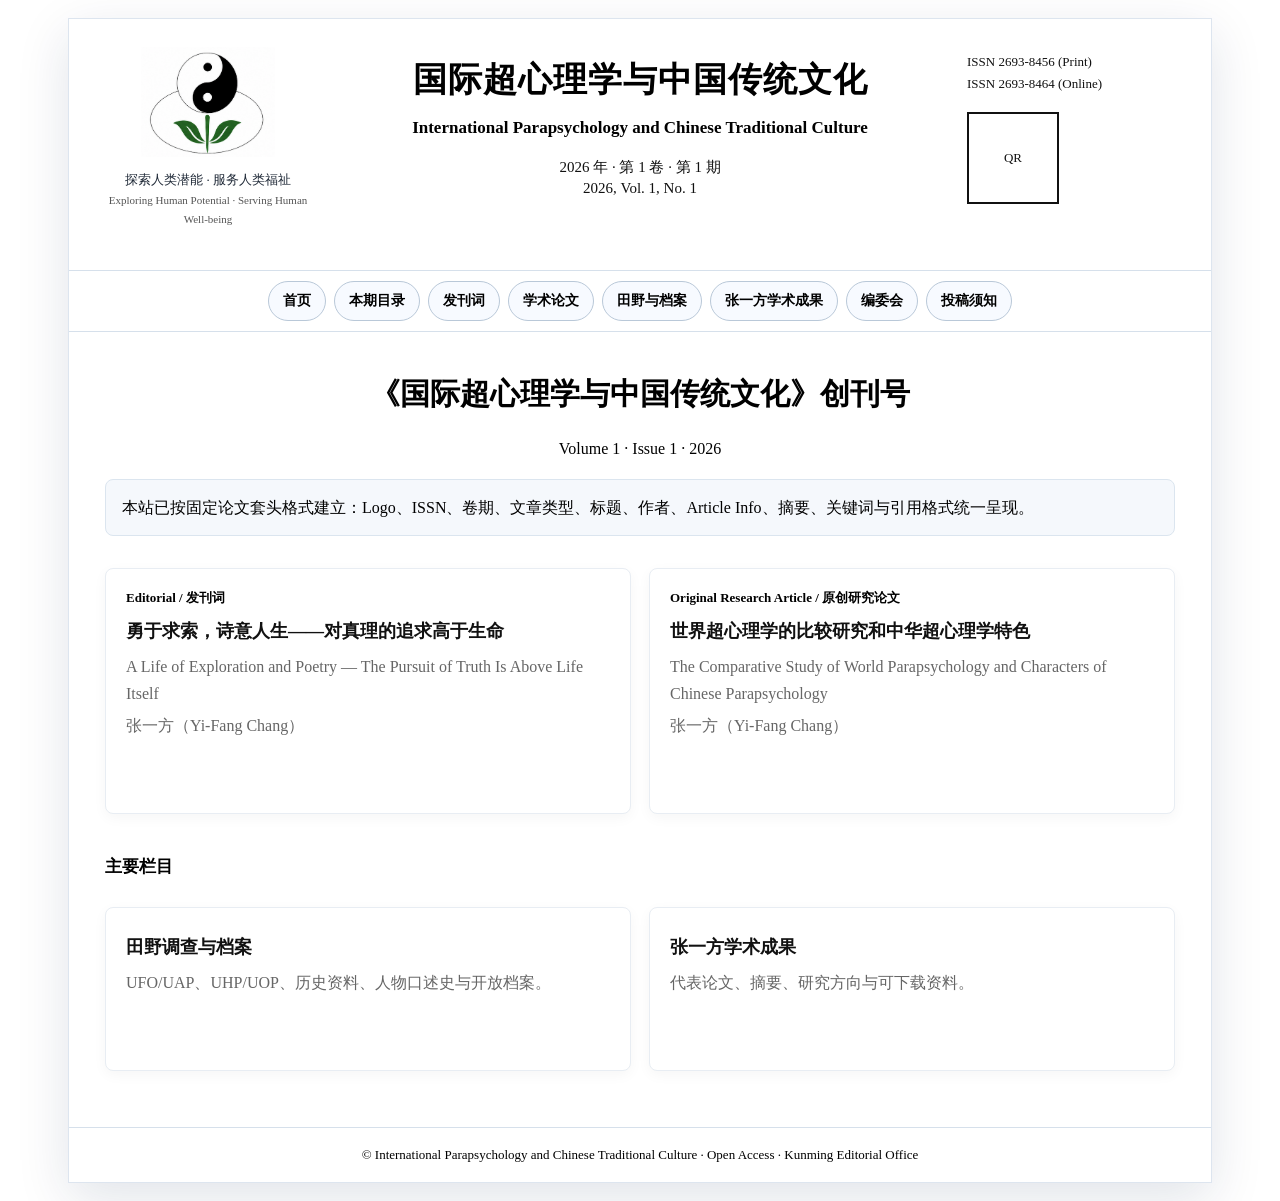
<file: index.html>
<!doctype html><html lang="zh-CN"><head><meta charset="utf-8"><meta name="viewport" content="width=device-width,initial-scale=1"><title>国际超心理学与中国传统文化</title><link rel="stylesheet" href="assets/css/style.css"></head><body><div class="site-shell"><div class="journal-page">
<header class="journal-header"><div class="masthead">
<div class="logo-block"><img src="assets/images/logo.svg" alt="期刊Logo"><div class="motto-cn">探索人类潜能 · 服务人类福祉</div><div class="motto-en">Exploring Human Potential · Serving Human Well-being</div></div>
<div class="title-block"><h1>国际超心理学与中国传统文化</h1><div class="en">International Parapsychology and Chinese Traditional Culture</div><div class="issue">2026 年 · 第 1 卷 · 第 1 期<br>2026, Vol. 1, No. 1</div><div class="article-type">原创研究论文 / Original Research Article</div></div>
<div class="right-meta"><div>ISSN 2693-8456 (Print)</div><div>ISSN 2693-8464 (Online)</div><div class="qr">QR</div></div>
</div><hr class="header-rule"></header>
<nav class="nav"><a href="index.html">首页</a><a href="issues.html">本期目录</a><a href="articles/editorial.html">发刊词</a><a href="articles/zhang-yifang-comparative-parapsychology.html">张一方论文</a><a href="sections/archive.html">田野与档案</a><a href="sections/yi-fang-chang.html">张一方学术成果</a><a href="editorial-board.html">编委会</a><a href="submission.html">投稿须知</a></nav>
<main class="content-wrap"><section class="page-heading"><h2>《国际超心理学与中国传统文化》创刊号</h2><p>Volume 1 · Issue 1 · 2026</p></section><div class="notice">本站已按固定论文套头格式建立：Logo、ISSN、卷期、文章类型、标题、作者、Article Info、摘要、关键词与引用格式统一呈现。</div><div class="two-col"><article class="card"><div class="label">Editorial / 发刊词</div><h3>勇于求索，诗意人生——对真理的追求高于生命</h3><p>A Life of Exploration and Poetry — The Pursuit of Truth Is Above Life Itself</p><p>张一方（Yi-Fang Chang）</p><a class="btn" href="articles/editorial.html">阅读全文</a></article><article class="card"><div class="label">Original Research Article / 原创研究论文</div><h3>世界超心理学的比较研究和中华超心理学特色</h3><p>The Comparative Study of World Parapsychology and Characters of Chinese Parapsychology</p><p>张一方（Yi-Fang Chang）</p><a class="btn" href="articles/zhang-yifang-comparative-parapsychology.html">阅读全文</a></article></div><section style="margin-top:24px"><h2 class="section-title">主要栏目</h2><div class="two-col"><article class="card"><h3>田野调查与档案</h3><p>UFO/UAP、UHP/UOP、历史资料、人物口述史与开放档案。</p><a class="btn" href="sections/archive.html">进入栏目</a></article><article class="card"><h3>张一方学术成果</h3><p>代表论文、摘要、研究方向与可下载资料。</p><a class="btn" href="sections/yi-fang-chang.html">进入栏目</a></article></div></section></main><footer class="footer">© International Parapsychology and Chinese Traditional Culture · Open Access · Kunming Editorial Office</footer></div></div><script src="assets/js/script.js"></script></body></html>
</file>
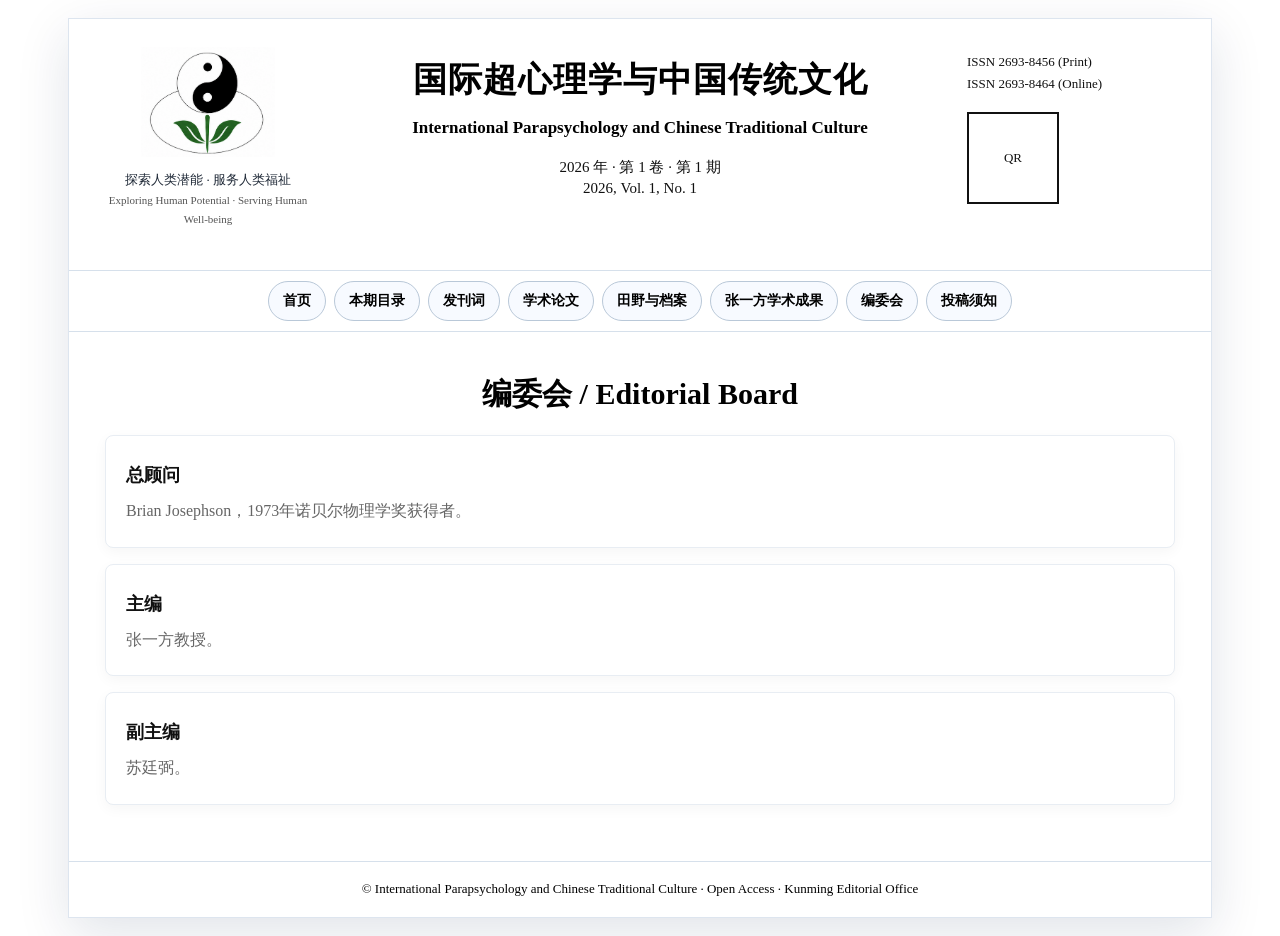
<file: editorial-board.html>
<!doctype html><html lang="zh-CN"><head><meta charset="utf-8"><meta name="viewport" content="width=device-width,initial-scale=1"><title>编委会</title><link rel="stylesheet" href="assets/css/style.css"></head><body><div class="site-shell"><div class="journal-page">
<header class="journal-header"><div class="masthead">
<div class="logo-block"><img src="assets/images/logo.svg" alt="期刊Logo"><div class="motto-cn">探索人类潜能 · 服务人类福祉</div><div class="motto-en">Exploring Human Potential · Serving Human Well-being</div></div>
<div class="title-block"><h1>国际超心理学与中国传统文化</h1><div class="en">International Parapsychology and Chinese Traditional Culture</div><div class="issue">2026 年 · 第 1 卷 · 第 1 期<br>2026, Vol. 1, No. 1</div><div class="article-type">原创研究论文 / Original Research Article</div></div>
<div class="right-meta"><div>ISSN 2693-8456 (Print)</div><div>ISSN 2693-8464 (Online)</div><div class="qr">QR</div></div>
</div><hr class="header-rule"></header>
<nav class="nav"><a href="index.html">首页</a><a href="issues.html">本期目录</a><a href="articles/editorial.html">发刊词</a><a href="articles/zhang-yifang-comparative-parapsychology.html">张一方论文</a><a href="sections/archive.html">田野与档案</a><a href="sections/yi-fang-chang.html">张一方学术成果</a><a href="editorial-board.html">编委会</a><a href="submission.html">投稿须知</a></nav>
<main class="content-wrap"><section class="page-heading"><h2>编委会 / Editorial Board</h2></section><article class="card"><h3>总顾问</h3><p>Brian Josephson，1973年诺贝尔物理学奖获得者。</p></article><article class="card"><h3>主编</h3><p>张一方教授。</p></article><article class="card"><h3>副主编</h3><p>苏廷弼。</p></article></main><footer class="footer">© International Parapsychology and Chinese Traditional Culture · Open Access · Kunming Editorial Office</footer></div></div><script src="assets/js/script.js"></script></body></html>
</file>
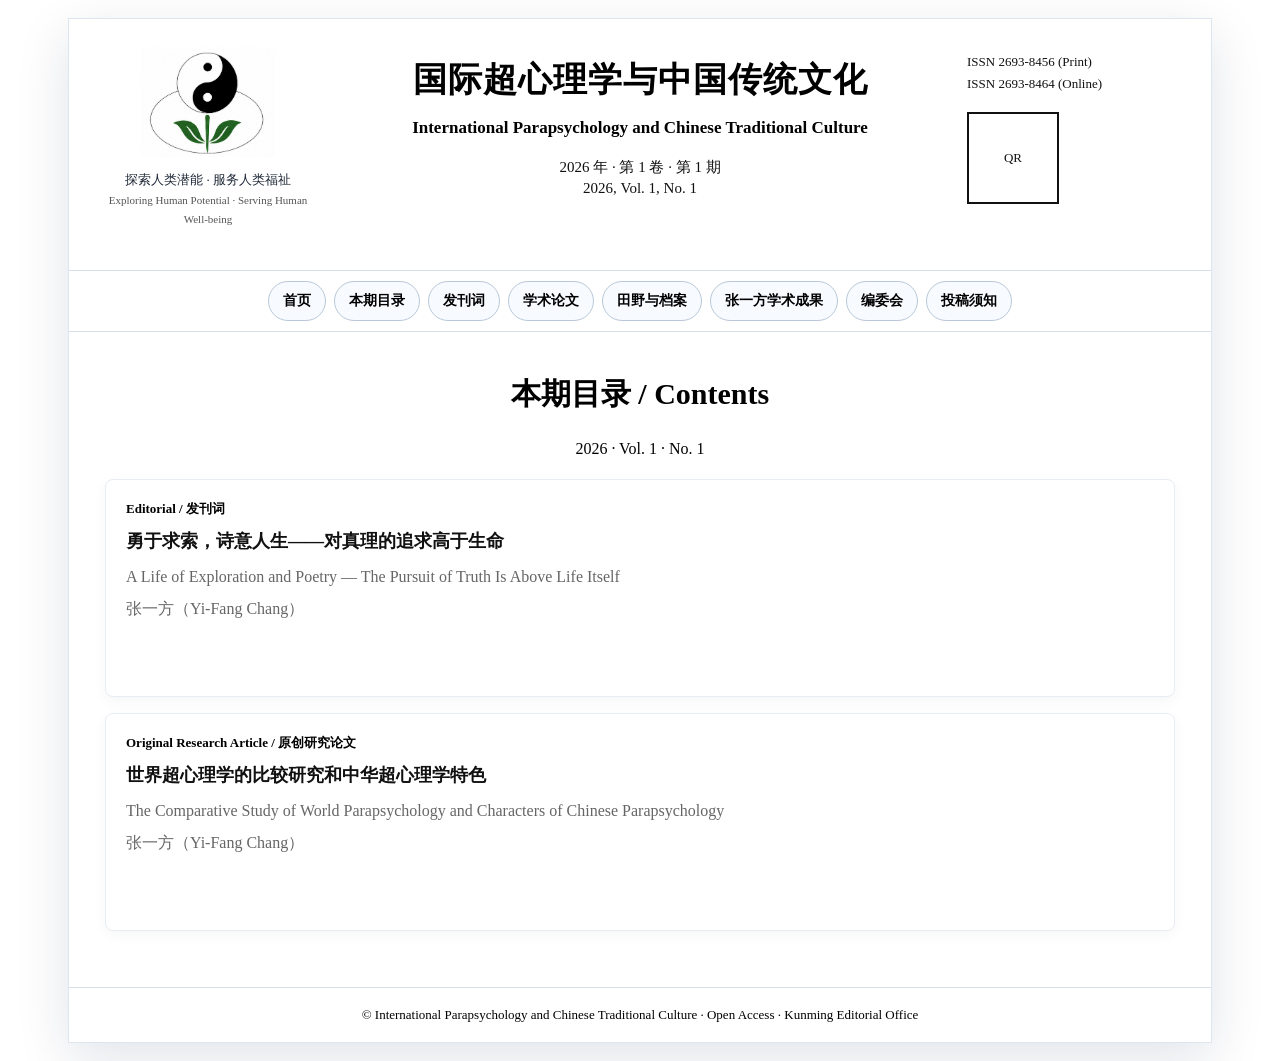
<file: issues.html>
<!doctype html><html lang="zh-CN"><head><meta charset="utf-8"><meta name="viewport" content="width=device-width,initial-scale=1"><title>本期目录</title><link rel="stylesheet" href="assets/css/style.css"></head><body><div class="site-shell"><div class="journal-page">
<header class="journal-header"><div class="masthead">
<div class="logo-block"><img src="assets/images/logo.svg" alt="期刊Logo"><div class="motto-cn">探索人类潜能 · 服务人类福祉</div><div class="motto-en">Exploring Human Potential · Serving Human Well-being</div></div>
<div class="title-block"><h1>国际超心理学与中国传统文化</h1><div class="en">International Parapsychology and Chinese Traditional Culture</div><div class="issue">2026 年 · 第 1 卷 · 第 1 期<br>2026, Vol. 1, No. 1</div><div class="article-type">原创研究论文 / Original Research Article</div></div>
<div class="right-meta"><div>ISSN 2693-8456 (Print)</div><div>ISSN 2693-8464 (Online)</div><div class="qr">QR</div></div>
</div><hr class="header-rule"></header>
<nav class="nav"><a href="index.html">首页</a><a href="issues.html">本期目录</a><a href="articles/editorial.html">发刊词</a><a href="articles/zhang-yifang-comparative-parapsychology.html">张一方论文</a><a href="sections/archive.html">田野与档案</a><a href="sections/yi-fang-chang.html">张一方学术成果</a><a href="editorial-board.html">编委会</a><a href="submission.html">投稿须知</a></nav>
<main class="content-wrap"><section class="page-heading"><h2>本期目录 / Contents</h2><p>2026 · Vol. 1 · No. 1</p></section><article class="card"><div class="label">Editorial / 发刊词</div><h3>勇于求索，诗意人生——对真理的追求高于生命</h3><p>A Life of Exploration and Poetry — The Pursuit of Truth Is Above Life Itself</p><p>张一方（Yi-Fang Chang）</p><a class="btn" href="articles/editorial.html">阅读全文</a></article><article class="card"><div class="label">Original Research Article / 原创研究论文</div><h3>世界超心理学的比较研究和中华超心理学特色</h3><p>The Comparative Study of World Parapsychology and Characters of Chinese Parapsychology</p><p>张一方（Yi-Fang Chang）</p><a class="btn" href="articles/zhang-yifang-comparative-parapsychology.html">阅读全文</a></article></main><footer class="footer">© International Parapsychology and Chinese Traditional Culture · Open Access · Kunming Editorial Office</footer></div></div><script src="assets/js/script.js"></script></body></html>
</file>
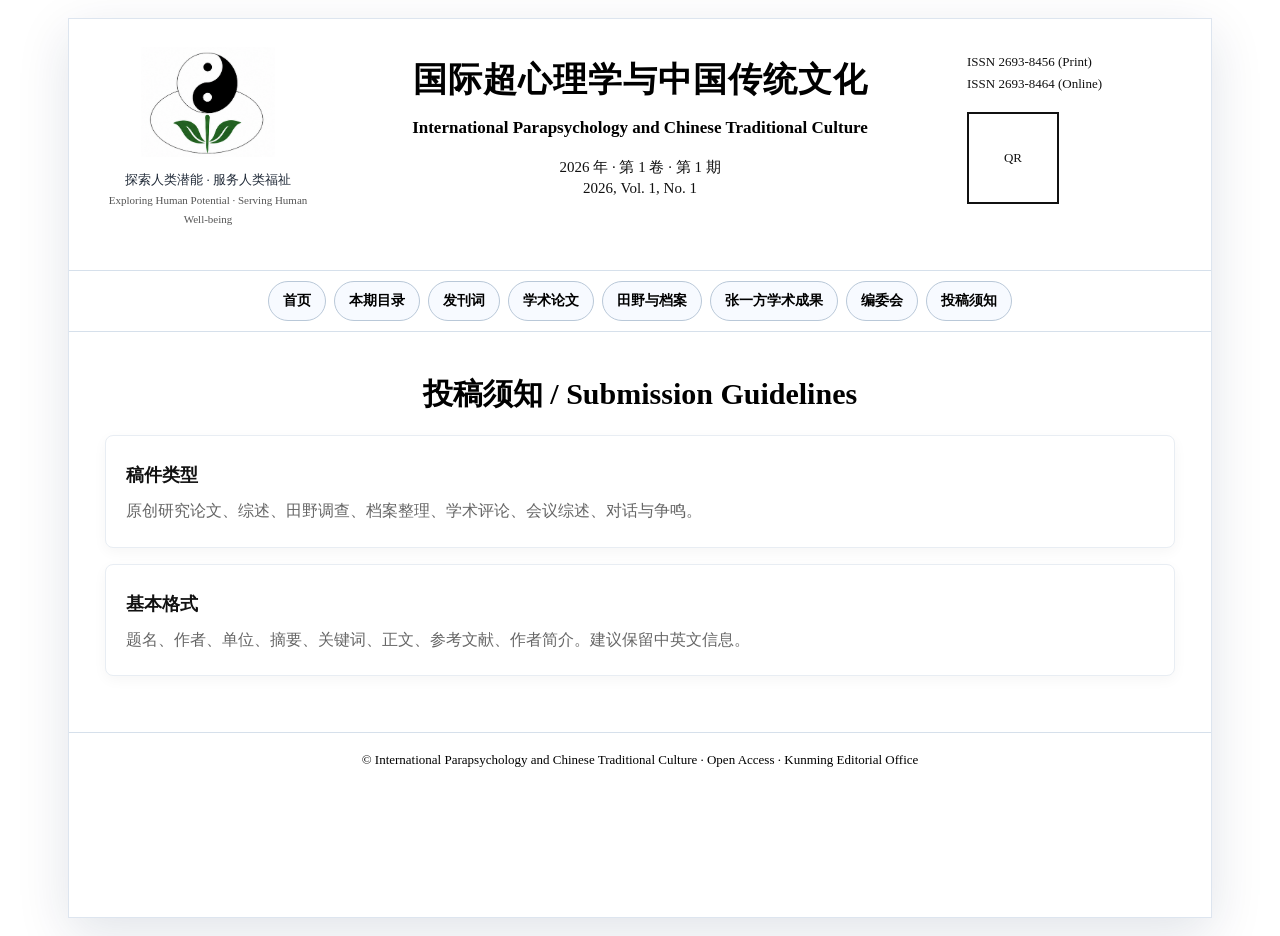
<file: submission.html>
<!doctype html><html lang="zh-CN"><head><meta charset="utf-8"><meta name="viewport" content="width=device-width,initial-scale=1"><title>投稿须知</title><link rel="stylesheet" href="assets/css/style.css"></head><body><div class="site-shell"><div class="journal-page">
<header class="journal-header"><div class="masthead">
<div class="logo-block"><img src="assets/images/logo.svg" alt="期刊Logo"><div class="motto-cn">探索人类潜能 · 服务人类福祉</div><div class="motto-en">Exploring Human Potential · Serving Human Well-being</div></div>
<div class="title-block"><h1>国际超心理学与中国传统文化</h1><div class="en">International Parapsychology and Chinese Traditional Culture</div><div class="issue">2026 年 · 第 1 卷 · 第 1 期<br>2026, Vol. 1, No. 1</div><div class="article-type">原创研究论文 / Original Research Article</div></div>
<div class="right-meta"><div>ISSN 2693-8456 (Print)</div><div>ISSN 2693-8464 (Online)</div><div class="qr">QR</div></div>
</div><hr class="header-rule"></header>
<nav class="nav"><a href="index.html">首页</a><a href="issues.html">本期目录</a><a href="articles/editorial.html">发刊词</a><a href="articles/zhang-yifang-comparative-parapsychology.html">张一方论文</a><a href="sections/archive.html">田野与档案</a><a href="sections/yi-fang-chang.html">张一方学术成果</a><a href="editorial-board.html">编委会</a><a href="submission.html">投稿须知</a></nav>
<main class="content-wrap"><section class="page-heading"><h2>投稿须知 / Submission Guidelines</h2></section><article class="card"><h3>稿件类型</h3><p>原创研究论文、综述、田野调查、档案整理、学术评论、会议综述、对话与争鸣。</p></article><article class="card"><h3>基本格式</h3><p>题名、作者、单位、摘要、关键词、正文、参考文献、作者简介。建议保留中英文信息。</p></article></main><footer class="footer">© International Parapsychology and Chinese Traditional Culture · Open Access · Kunming Editorial Office</footer></div></div><script src="assets/js/script.js"></script></body></html>
</file>
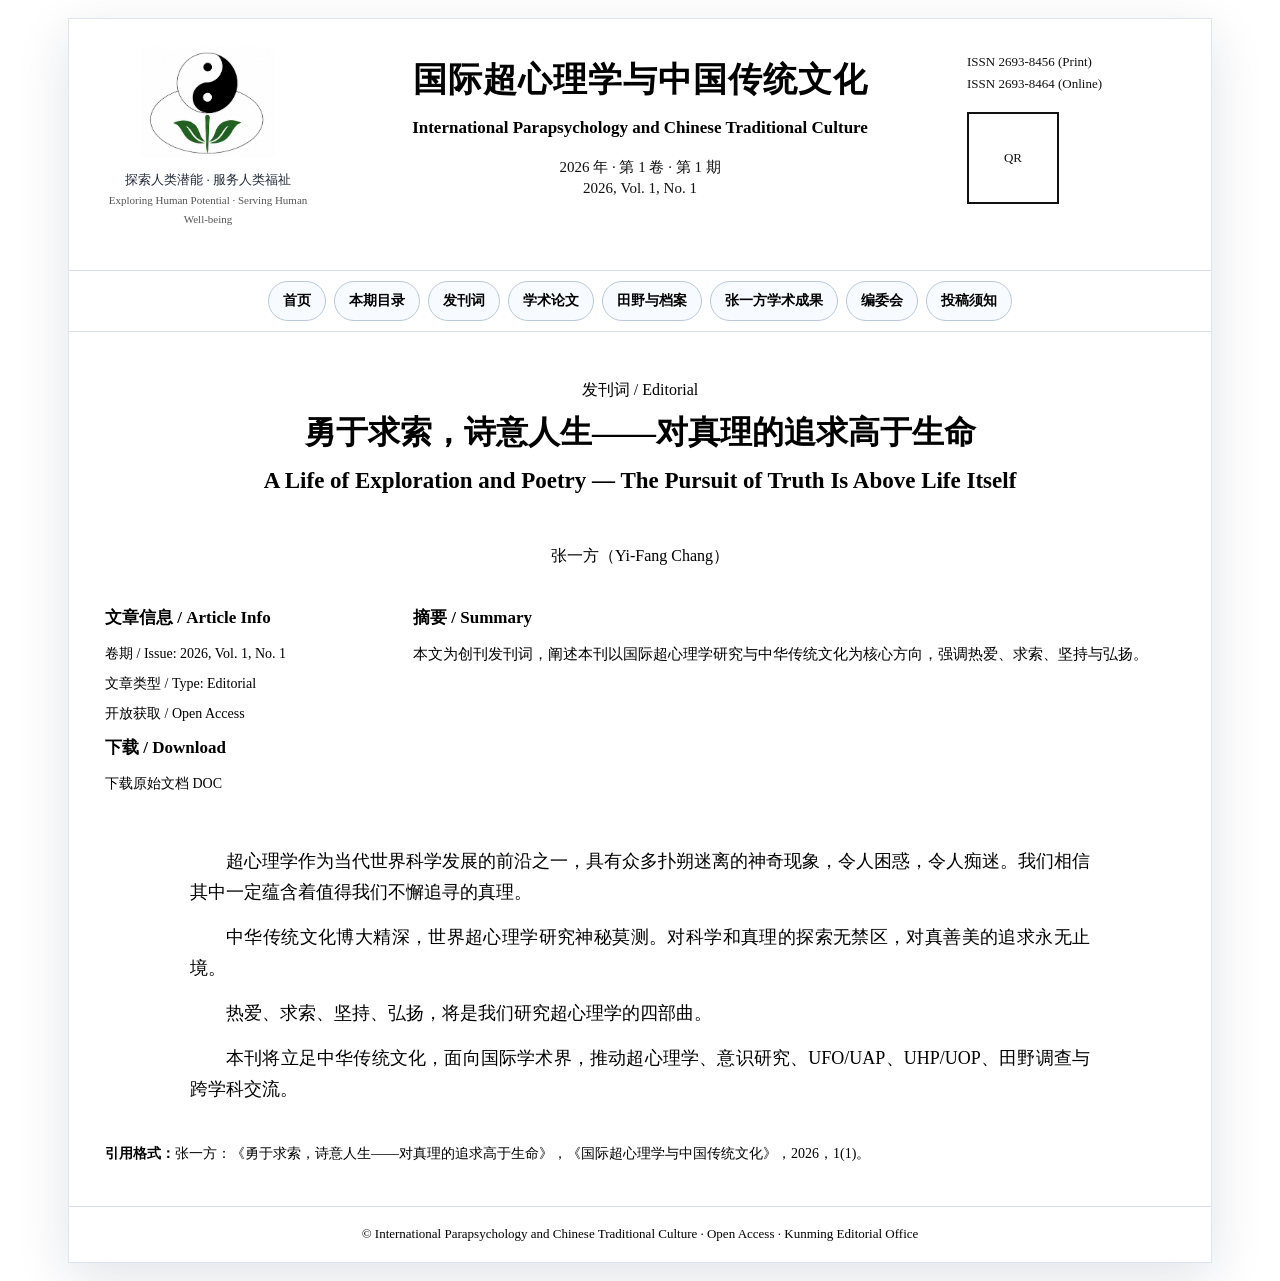
<file: articles/editorial.html>
<!doctype html><html lang="zh-CN"><head><meta charset="utf-8"><meta name="viewport" content="width=device-width,initial-scale=1"><title>发刊词</title><link rel="stylesheet" href="../assets/css/style.css"></head><body><div class="site-shell"><div class="journal-page">
<header class="journal-header"><div class="masthead">
<div class="logo-block"><img src="../assets/images/logo.svg" alt="期刊Logo"><div class="motto-cn">探索人类潜能 · 服务人类福祉</div><div class="motto-en">Exploring Human Potential · Serving Human Well-being</div></div>
<div class="title-block"><h1>国际超心理学与中国传统文化</h1><div class="en">International Parapsychology and Chinese Traditional Culture</div><div class="issue">2026 年 · 第 1 卷 · 第 1 期<br>2026, Vol. 1, No. 1</div><div class="article-type">原创研究论文 / Original Research Article</div></div>
<div class="right-meta"><div>ISSN 2693-8456 (Print)</div><div>ISSN 2693-8464 (Online)</div><div class="qr">QR</div></div>
</div><hr class="header-rule"></header>
<nav class="nav"><a href="../index.html">首页</a><a href="../issues.html">本期目录</a><a href="../articles/editorial.html">发刊词</a><a href="../articles/zhang-yifang-comparative-parapsychology.html">张一方论文</a><a href="../sections/archive.html">田野与档案</a><a href="../sections/yi-fang-chang.html">张一方学术成果</a><a href="../editorial-board.html">编委会</a><a href="../submission.html">投稿须知</a></nav>
<main class="content-wrap"><section class="cover-title"><div class="sub">发刊词 / Editorial</div><h2>勇于求索，诗意人生——对真理的追求高于生命</h2><h3>A Life of Exploration and Poetry — The Pursuit of Truth Is Above Life Itself</h3></section><div class="author-line"><p>张一方（Yi-Fang Chang）</p></div><section class="article-grid"><aside class="article-info"><h4>文章信息 / Article Info</h4><p>卷期 / Issue: 2026, Vol. 1, No. 1</p><p>文章类型 / Type: Editorial</p><p>开放获取 / Open Access</p><h4>下载 / Download</h4><p><a href="../assets/papers/editorial.doc">下载原始文档 DOC</a></p></aside><section class="abstract"><h4>摘要 / Summary</h4><p>本文为创刊发刊词，阐述本刊以国际超心理学研究与中华传统文化为核心方向，强调热爱、求索、坚持与弘扬。</p></section></section><article class="article-body"><p>超心理学作为当代世界科学发展的前沿之一，具有众多扑朔迷离的神奇现象，令人困惑，令人痴迷。我们相信其中一定蕴含着值得我们不懈追寻的真理。</p><p>中华传统文化博大精深，世界超心理学研究神秘莫测。对科学和真理的探索无禁区，对真善美的追求永无止境。</p><p>热爱、求索、坚持、弘扬，将是我们研究超心理学的四部曲。</p><p>本刊将立足中华传统文化，面向国际学术界，推动超心理学、意识研究、UFO/UAP、UHP/UOP、田野调查与跨学科交流。</p></article><div class="citation"><strong>引用格式：</strong>张一方：《勇于求索，诗意人生——对真理的追求高于生命》，《国际超心理学与中国传统文化》，2026，1(1)。</div></main><footer class="footer">© International Parapsychology and Chinese Traditional Culture · Open Access · Kunming Editorial Office</footer></div></div><script src="../assets/js/script.js"></script></body></html>
</file>
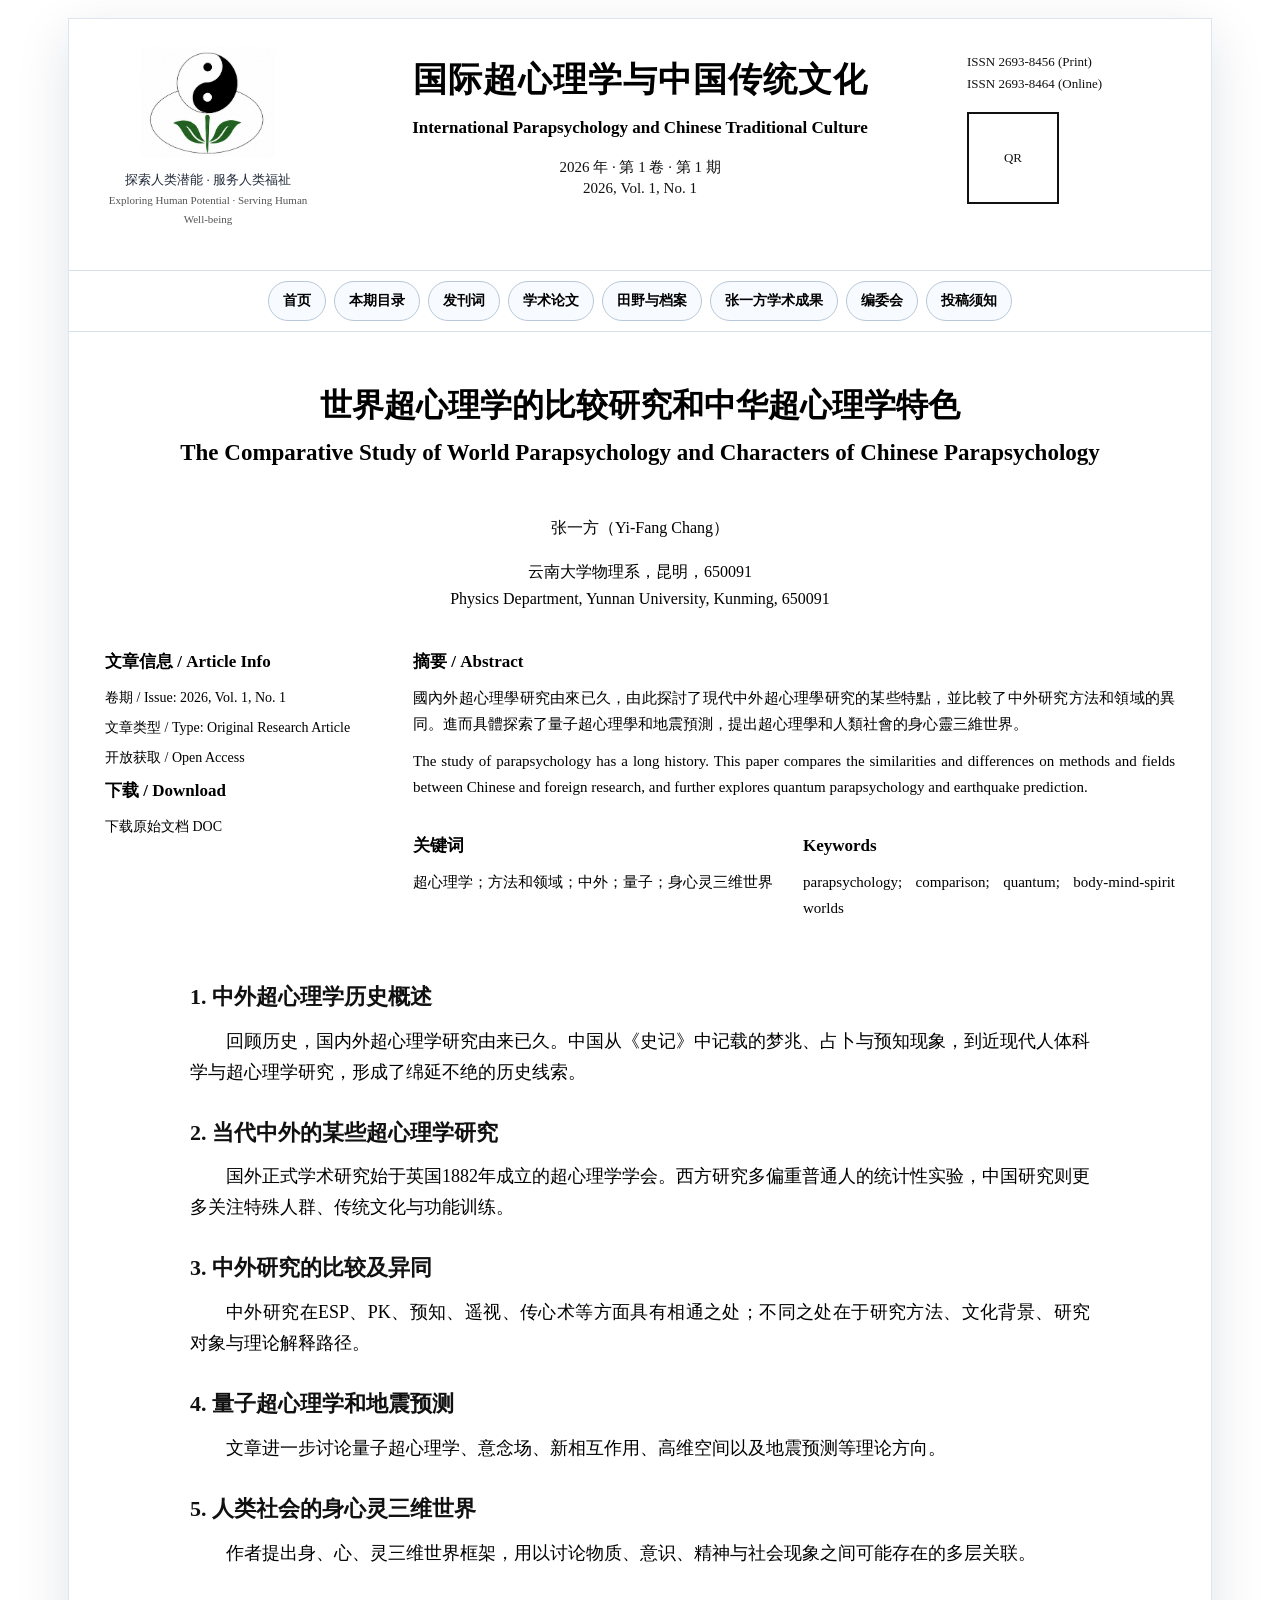
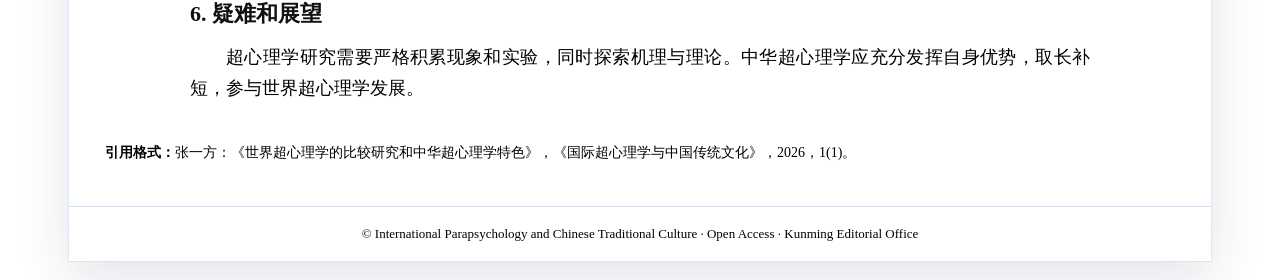
<file: articles/zhang-yifang-comparative-parapsychology.html>
<!doctype html><html lang="zh-CN"><head><meta charset="utf-8"><meta name="viewport" content="width=device-width,initial-scale=1"><title>世界超心理学的比较研究和中华超心理学特色</title><link rel="stylesheet" href="../assets/css/style.css"></head><body><div class="site-shell"><div class="journal-page">
<header class="journal-header"><div class="masthead">
<div class="logo-block"><img src="../assets/images/logo.svg" alt="期刊Logo"><div class="motto-cn">探索人类潜能 · 服务人类福祉</div><div class="motto-en">Exploring Human Potential · Serving Human Well-being</div></div>
<div class="title-block"><h1>国际超心理学与中国传统文化</h1><div class="en">International Parapsychology and Chinese Traditional Culture</div><div class="issue">2026 年 · 第 1 卷 · 第 1 期<br>2026, Vol. 1, No. 1</div><div class="article-type">原创研究论文 / Original Research Article</div></div>
<div class="right-meta"><div>ISSN 2693-8456 (Print)</div><div>ISSN 2693-8464 (Online)</div><div class="qr">QR</div></div>
</div><hr class="header-rule"></header>
<nav class="nav"><a href="../index.html">首页</a><a href="../issues.html">本期目录</a><a href="../articles/editorial.html">发刊词</a><a href="../articles/zhang-yifang-comparative-parapsychology.html">张一方论文</a><a href="../sections/archive.html">田野与档案</a><a href="../sections/yi-fang-chang.html">张一方学术成果</a><a href="../editorial-board.html">编委会</a><a href="../submission.html">投稿须知</a></nav>
<main class="content-wrap"><section class="cover-title"><h2>世界超心理学的比较研究和中华超心理学特色</h2><h3>The Comparative Study of World Parapsychology and Characters of Chinese Parapsychology</h3></section><div class="author-line"><p>张一方（Yi-Fang Chang）</p><p>云南大学物理系，昆明，650091<br>Physics Department, Yunnan University, Kunming, 650091</p></div><section class="article-grid"><aside class="article-info"><h4>文章信息 / Article Info</h4><p>卷期 / Issue: 2026, Vol. 1, No. 1</p><p>文章类型 / Type: Original Research Article</p><p>开放获取 / Open Access</p><h4>下载 / Download</h4><p><a href="../assets/papers/zhang-yifang-comparative-parapsychology.doc">下载原始文档 DOC</a></p></aside><section class="abstract"><h4>摘要 / Abstract</h4><p>國內外超心理學研究由來已久，由此探討了現代中外超心理學研究的某些特點，並比較了中外研究方法和領域的異同。進而具體探索了量子超心理學和地震預測，提出超心理學和人類社會的身心靈三維世界。</p><p>The study of parapsychology has a long history. This paper compares the similarities and differences on methods and fields between Chinese and foreign research, and further explores quantum parapsychology and earthquake prediction.</p><div class="keywords"><div><h4>关键词</h4><p>超心理学；方法和领域；中外；量子；身心灵三维世界</p></div><div><h4>Keywords</h4><p>parapsychology; comparison; quantum; body-mind-spirit worlds</p></div></div></section></section><article class="article-body"><h2>1. 中外超心理学历史概述</h2><p>回顾历史，国内外超心理学研究由来已久。中国从《史记》中记载的梦兆、占卜与预知现象，到近现代人体科学与超心理学研究，形成了绵延不绝的历史线索。</p><h2>2. 当代中外的某些超心理学研究</h2><p>国外正式学术研究始于英国1882年成立的超心理学学会。西方研究多偏重普通人的统计性实验，中国研究则更多关注特殊人群、传统文化与功能训练。</p><h2>3. 中外研究的比较及异同</h2><p>中外研究在ESP、PK、预知、遥视、传心术等方面具有相通之处；不同之处在于研究方法、文化背景、研究对象与理论解释路径。</p><h2>4. 量子超心理学和地震预测</h2><p>文章进一步讨论量子超心理学、意念场、新相互作用、高维空间以及地震预测等理论方向。</p><h2>5. 人类社会的身心灵三维世界</h2><p>作者提出身、心、灵三维世界框架，用以讨论物质、意识、精神与社会现象之间可能存在的多层关联。</p><h2>6. 疑难和展望</h2><p>超心理学研究需要严格积累现象和实验，同时探索机理与理论。中华超心理学应充分发挥自身优势，取长补短，参与世界超心理学发展。</p></article><div class="citation"><strong>引用格式：</strong>张一方：《世界超心理学的比较研究和中华超心理学特色》，《国际超心理学与中国传统文化》，2026，1(1)。</div></main><footer class="footer">© International Parapsychology and Chinese Traditional Culture · Open Access · Kunming Editorial Office</footer></div></div><script src="../assets/js/script.js"></script></body></html>
</file>
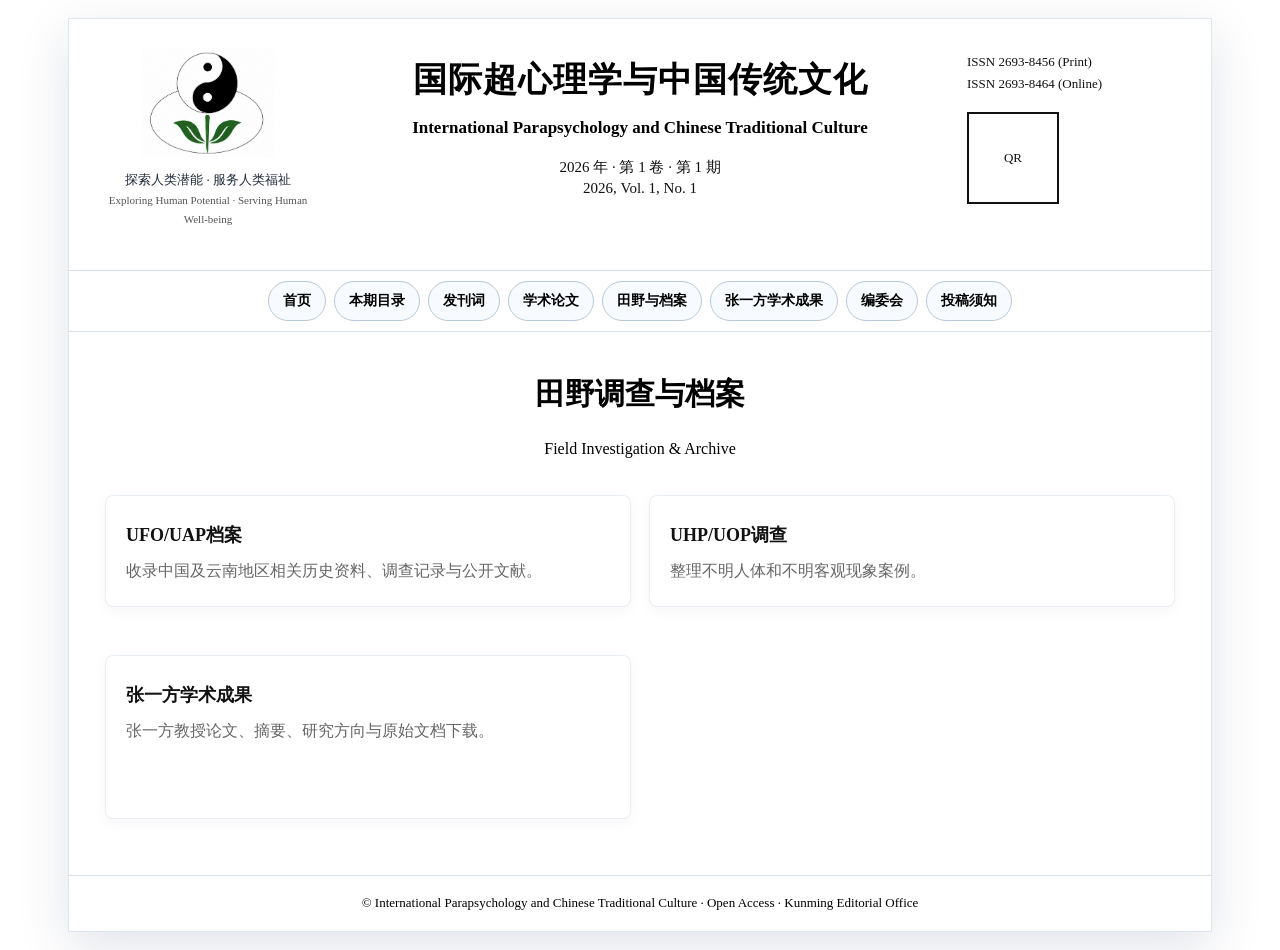
<file: sections/archive.html>
<!doctype html><html lang="zh-CN"><head><meta charset="utf-8"><meta name="viewport" content="width=device-width,initial-scale=1"><title>田野调查与档案</title><link rel="stylesheet" href="../assets/css/style.css"></head><body><div class="site-shell"><div class="journal-page">
<header class="journal-header"><div class="masthead">
<div class="logo-block"><img src="../assets/images/logo.svg" alt="期刊Logo"><div class="motto-cn">探索人类潜能 · 服务人类福祉</div><div class="motto-en">Exploring Human Potential · Serving Human Well-being</div></div>
<div class="title-block"><h1>国际超心理学与中国传统文化</h1><div class="en">International Parapsychology and Chinese Traditional Culture</div><div class="issue">2026 年 · 第 1 卷 · 第 1 期<br>2026, Vol. 1, No. 1</div><div class="article-type">原创研究论文 / Original Research Article</div></div>
<div class="right-meta"><div>ISSN 2693-8456 (Print)</div><div>ISSN 2693-8464 (Online)</div><div class="qr">QR</div></div>
</div><hr class="header-rule"></header>
<nav class="nav"><a href="../index.html">首页</a><a href="../issues.html">本期目录</a><a href="../articles/editorial.html">发刊词</a><a href="../articles/zhang-yifang-comparative-parapsychology.html">张一方论文</a><a href="../sections/archive.html">田野与档案</a><a href="../sections/yi-fang-chang.html">张一方学术成果</a><a href="../editorial-board.html">编委会</a><a href="../submission.html">投稿须知</a></nav>
<main class="content-wrap"><section class="page-heading"><h2>田野调查与档案</h2><p>Field Investigation & Archive</p></section><div class="two-col"><article class="card"><h3>UFO/UAP档案</h3><p>收录中国及云南地区相关历史资料、调查记录与公开文献。</p></article><article class="card"><h3>UHP/UOP调查</h3><p>整理不明人体和不明客观现象案例。</p></article><article class="card"><h3>张一方学术成果</h3><p>张一方教授论文、摘要、研究方向与原始文档下载。</p><a class="btn" href="yi-fang-chang.html">进入子栏目</a></article></div></main><footer class="footer">© International Parapsychology and Chinese Traditional Culture · Open Access · Kunming Editorial Office</footer></div></div><script src="../assets/js/script.js"></script></body></html>
</file>
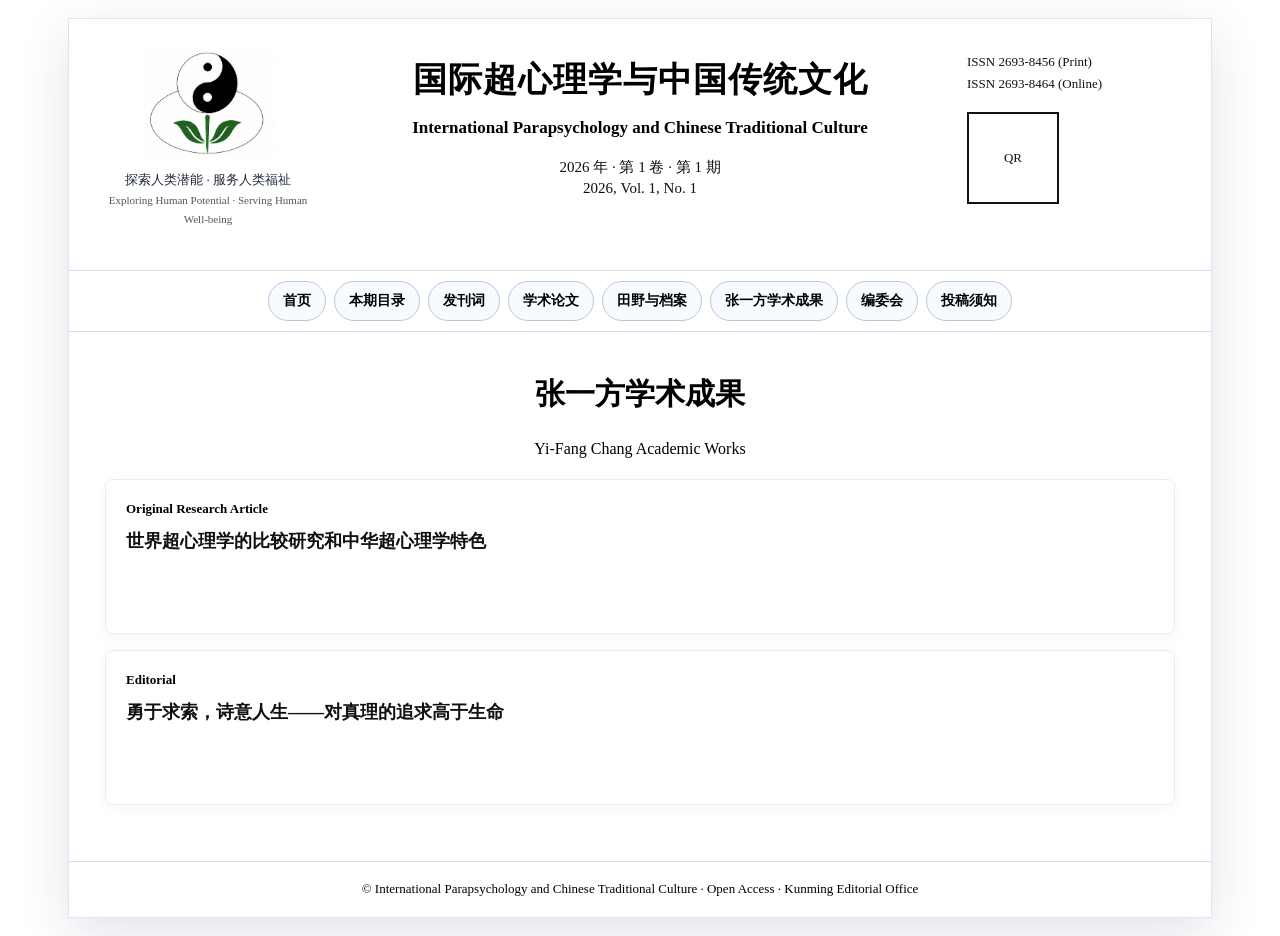
<file: sections/yi-fang-chang.html>
<!doctype html><html lang="zh-CN"><head><meta charset="utf-8"><meta name="viewport" content="width=device-width,initial-scale=1"><title>张一方学术成果</title><link rel="stylesheet" href="../assets/css/style.css"></head><body><div class="site-shell"><div class="journal-page">
<header class="journal-header"><div class="masthead">
<div class="logo-block"><img src="../assets/images/logo.svg" alt="期刊Logo"><div class="motto-cn">探索人类潜能 · 服务人类福祉</div><div class="motto-en">Exploring Human Potential · Serving Human Well-being</div></div>
<div class="title-block"><h1>国际超心理学与中国传统文化</h1><div class="en">International Parapsychology and Chinese Traditional Culture</div><div class="issue">2026 年 · 第 1 卷 · 第 1 期<br>2026, Vol. 1, No. 1</div><div class="article-type">原创研究论文 / Original Research Article</div></div>
<div class="right-meta"><div>ISSN 2693-8456 (Print)</div><div>ISSN 2693-8464 (Online)</div><div class="qr">QR</div></div>
</div><hr class="header-rule"></header>
<nav class="nav"><a href="../index.html">首页</a><a href="../issues.html">本期目录</a><a href="../articles/editorial.html">发刊词</a><a href="../articles/zhang-yifang-comparative-parapsychology.html">张一方论文</a><a href="../sections/archive.html">田野与档案</a><a href="../sections/yi-fang-chang.html">张一方学术成果</a><a href="../editorial-board.html">编委会</a><a href="../submission.html">投稿须知</a></nav>
<main class="content-wrap"><section class="page-heading"><h2>张一方学术成果</h2><p>Yi-Fang Chang Academic Works</p></section><article class="card"><div class="label">Original Research Article</div><h3>世界超心理学的比较研究和中华超心理学特色</h3><a class="btn" href="../articles/zhang-yifang-comparative-parapsychology.html">阅读网页文章</a> <a class="btn" href="../assets/papers/zhang-yifang-comparative-parapsychology.doc">下载DOC</a></article><article class="card"><div class="label">Editorial</div><h3>勇于求索，诗意人生——对真理的追求高于生命</h3><a class="btn" href="../articles/editorial.html">阅读网页文章</a> <a class="btn" href="../assets/papers/editorial.doc">下载DOC</a></article></main><footer class="footer">© International Parapsychology and Chinese Traditional Culture · Open Access · Kunming Editorial Office</footer></div></div><script src="../assets/js/script.js"></script></body></html>
</file>
<file: assets/css/style.css>
<<<<<<< HEAD

:root{--blue:#0b376d;--deep:#08244a;--green:#2e7d32;--line:#1d4f84;--thin:#c6d2df;--text:#111827;--muted:#5f6774;--bg:#eef2f7;--paper:#fff;--soft:#f8fbff}
*{box-sizing:border-box}body{margin:0;background:var(--bg);color:var(--text);font-family:"Times New Roman","Noto Serif SC","Source Han Serif SC","Songti SC",serif;line-height:1.72}a{color:var(--blue);text-decoration:none}a:hover{text-decoration:underline}.site-shell{max-width:1180px;margin:0 auto;padding:18px}.journal-page{background:var(--paper);min-height:100vh;box-shadow:0 16px 50px rgba(8,36,74,.12);border:1px solid #dde5ef}.journal-header{padding:28px 34px 12px}.masthead{display:grid;grid-template-columns:210px 1fr 210px;align-items:start;gap:20px}.logo-block{text-align:center}.logo-block img{width:150px;margin:0 auto 4px}.motto-cn{font-size:13px;color:#1f2937}.motto-en{font-size:11px;color:#555}.title-block{text-align:center}.title-block h1{color:var(--deep);margin:4px 0;font-size:34px;letter-spacing:1px;font-weight:900}.title-block .en{color:var(--deep);font-size:17px;font-weight:700}.issue{margin-top:14px;font-size:15px;color:#111;line-height:1.45}.article-type{display:inline-block;margin-top:10px;background:var(--blue);color:#fff;padding:4px 22px;border-radius:6px;font-weight:700}.right-meta{font-size:13px;color:#111;text-align:left;padding-top:4px}.qr{width:92px;height:92px;margin-top:16px;border:2px solid #111;display:flex;align-items:center;justify-content:center}.header-rule{border:0;border-top:4px solid var(--blue);margin:12px 0 0}.nav{border-top:1px solid #d6e0eb;border-bottom:1px solid #d6e0eb;padding:10px 24px;display:flex;flex-wrap:wrap;justify-content:center;gap:8px}.nav a{color:var(--deep);border:1px solid #b9c8d8;background:#f7faff;padding:7px 14px;border-radius:999px;font-weight:700;font-size:14px}.nav a:hover{background:var(--deep);color:#fff;text-decoration:none}.content-wrap{padding:26px 36px 42px}.cover-title{text-align:center;padding:18px 0 20px}.cover-title h2{font-size:32px;margin:8px 0;line-height:1.35}.cover-title h3{font-size:23px;margin:10px 0;line-height:1.35}.author-line{text-align:center;margin:16px auto;max-width:820px;font-size:16px}.article-grid{display:grid;grid-template-columns:280px 1fr;gap:28px;border-top:3px solid var(--line);border-bottom:1px solid var(--thin);padding:18px 0}.article-info{border-right:1px solid var(--thin);padding-right:20px}.article-info h4,.abstract h4,.section-title{color:var(--blue);margin:0 0 10px;font-size:17px}.article-info p{font-size:14px;margin:6px 0}.abstract p{font-size:15px;text-align:justify;margin:0 0 12px}.keywords{display:grid;grid-template-columns:1fr 1fr;gap:18px;border-top:1px solid var(--thin);margin-top:16px;padding-top:14px}.article-body{max-width:900px;margin:26px auto 0}.article-body h2{font-size:22px;margin:26px 0 10px;color:#111}.article-body p{font-size:18px;text-align:justify;margin:0 0 14px;text-indent:2em}.card{border:1px solid var(--thin);border-left:5px solid var(--blue);background:var(--soft);padding:16px 18px;margin:16px 0}.card .label{font-size:13px;color:var(--green);font-weight:800}.card h3{font-size:22px;margin:6px 0;color:#111}.card p{margin:4px 0}.btn{display:inline-block;background:var(--blue);color:#fff;padding:8px 14px;border-radius:6px;font-weight:700;margin-top:8px}.btn:hover{background:#061d3e;text-decoration:none}.citation{border-top:3px solid var(--line);padding-top:12px;margin-top:26px;font-size:14px;line-height:1.55}.footer{border-top:1px solid #d6e0eb;padding:16px 28px;text-align:center;color:var(--muted);font-size:13px}.page-heading{text-align:center}.page-heading h2{font-size:30px;margin:10px 0}.page-heading p{color:var(--muted)}.two-col{display:grid;grid-template-columns:1fr 1fr;gap:18px}.notice{background:#f5f8fc;border:1px solid #dbe5ef;padding:14px 16px;border-radius:8px;margin:16px 0}
@media(max-width:860px){.site-shell{padding:0}.journal-page{box-shadow:none;border:0}.journal-header{padding:20px 16px 10px}.masthead{grid-template-columns:1fr}.right-meta{text-align:center}.qr{margin:12px auto 0}.title-block h1{font-size:25px}.title-block .en{font-size:14px}.logo-block img{width:120px}.content-wrap{padding:18px 16px 30px}.cover-title h2{font-size:24px}.cover-title h3{font-size:18px}.article-grid,.keywords,.two-col{grid-template-columns:1fr}.article-info{border-right:0;border-bottom:1px solid var(--thin);padding-right:0;padding-bottom:14px}.article-body p{font-size:16px}.nav{justify-content:flex-start;overflow-x:auto;flex-wrap:nowrap}.nav a{white-space:nowrap}}
=======
body{
  margin:0;
  font-family:"Georgia","Noto Serif SC",serif;
  background:#eef2f7;
  color:#111;
  line-height:1.7;
}

/* 顶部ISSN */
.topbar{
  background:#fff;
  padding:10px 20px;
  font-size:12px;
  color:#666;
  border-bottom:1px solid #e6eaf0;
}

/* 主标题区（期刊头） */
.header{
  background:#fff;
  padding:28px 24px;
  border-bottom:3px solid #0b376d;
}

.header h1{
  margin:0;
  font-size:26px;
  letter-spacing:1px;
}

.header .en{
  margin-top:6px;
  font-size:13px;
  color:#666;
}

.header .meta{
  margin-top:6px;
  font-size:12px;
  color:#999;
}

/* 主容器（关键：居中阅读区） */
.container{
  max-width:1100px;
  margin:24px auto;
  padding:0 16px;
}

/* 封面论文（重点拉开层级） */
.featured{
  background:#fff;
  padding:24px;
  margin-bottom:20px;
  border-left:6px solid #0b376d;
  box-shadow:0 8px 24px rgba(0,0,0,0.06);
}

.featured h2{
  margin:0;
  font-size:14px;
  color:#0b376d;
  letter-spacing:1px;
}

.featured h3{
  margin:10px 0 6px;
  font-size:20px;
}

.featured p{
  color:#666;
}

/* 论文卡片（期刊标准样式） */
.card{
  background:#fff;
  padding:18px 20px;
  margin-bottom:14px;
  border-radius:8px;
  border:1px solid #e8edf3;
  box-shadow:0 4px 14px rgba(0,0,0,0.04);
}

.badge{
  display:inline-block;
  font-size:11px;
  background:#0b376d;
  color:#fff;
  padding:3px 10px;
  border-radius:12px;
  margin-bottom:8px;
}

/* 标题层级 */
.card h3{
  margin:6px 0;
  font-size:18px;
}

.card p{
  margin:4px 0;
  color:#666;
}

/* 侧栏 */
.sidebar{
  background:#fff;
  padding:18px;
  border:1px solid #e6eaf0;
  box-shadow:0 6px 16px rgba(0,0,0,0.04);
}

/* 双栏结构优化 */
.layout{
  display:grid;
  grid-template-columns:2.2fr 1fr;
  gap:20px;
}
>>>>>>> 515a7e5f9454e7f064400098efde8fcf161c8921
</file>
